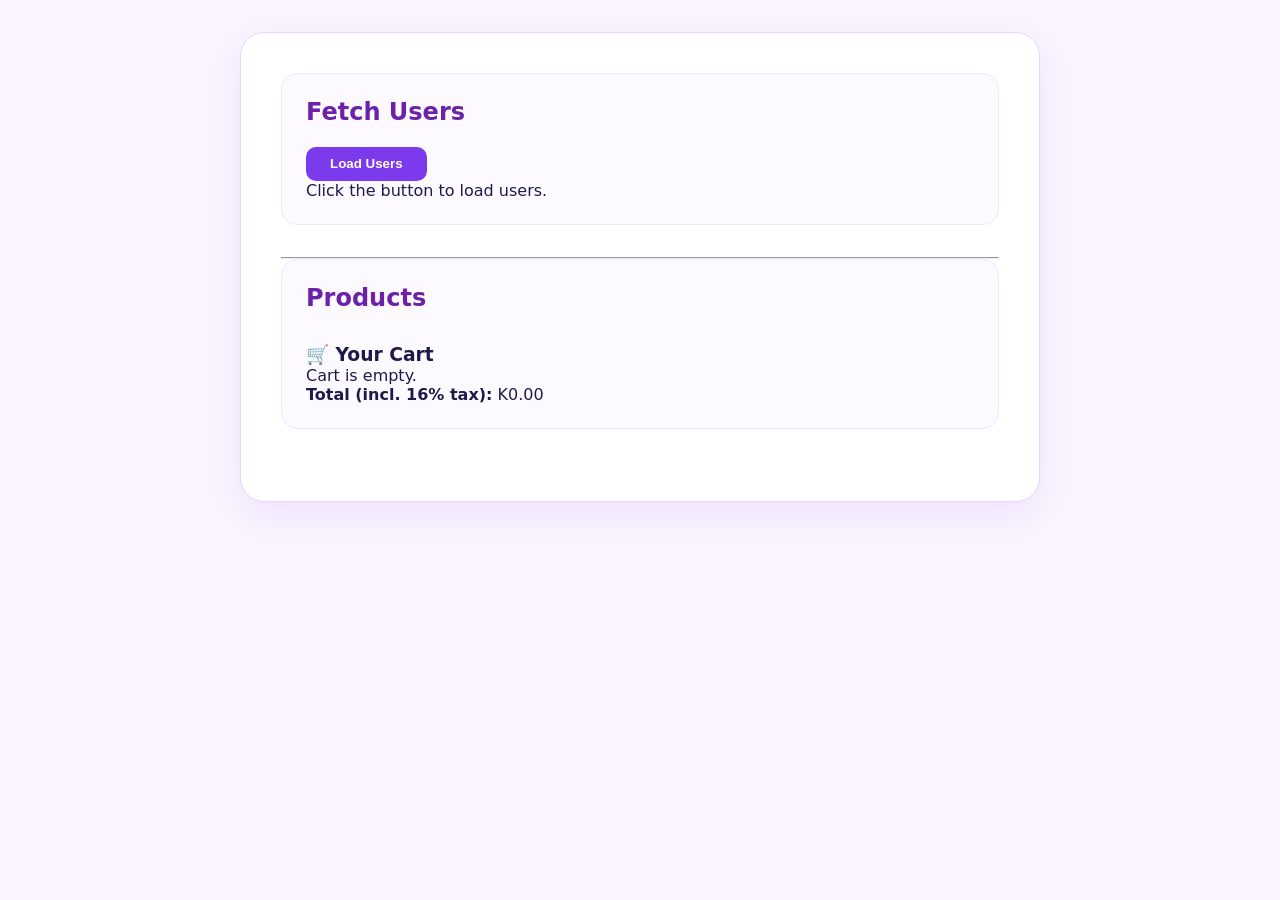
<file: index.html>
<!DOCTYPE html>
<html lang="en">
<head>
    <meta charset="UTF-8" />
    <meta name="viewport" content="width=device-width, initial-scale=1.0" />
    <title>Lab 10 </title>
    <link rel="stylesheet" href="style.css" />
</head>
<body>
    <div class="container">

        <!-- TASK 1 & 4: Fetch Users  -->
        <section>
            <h2> Fetch Users</h2>
            <button id="fetch-btn" class="btn-primary">Load Users</button>
            <div id="user-cards" class="card-grid">
                <p class="placeholder">Click the button to load users.</p>
            </div>
        </section>

        <hr />

        <section>
            <h2> Products</h2>
            <div id="product-list" class="card-grid"></div>

            <h3 style="margin-top: 2rem;">🛒 Your Cart</h3>
            <div id="cart-items">
                <p class="placeholder">Cart is empty.</p>
            </div>
            <p class="total-line">
                <strong>Total (incl. 16% tax):</strong> K<span id="cart-total">0.00</span>
            </p>
        </section>

    </div>
    <script type="module" src="script.js"></script>
</body>
</html>
</file>
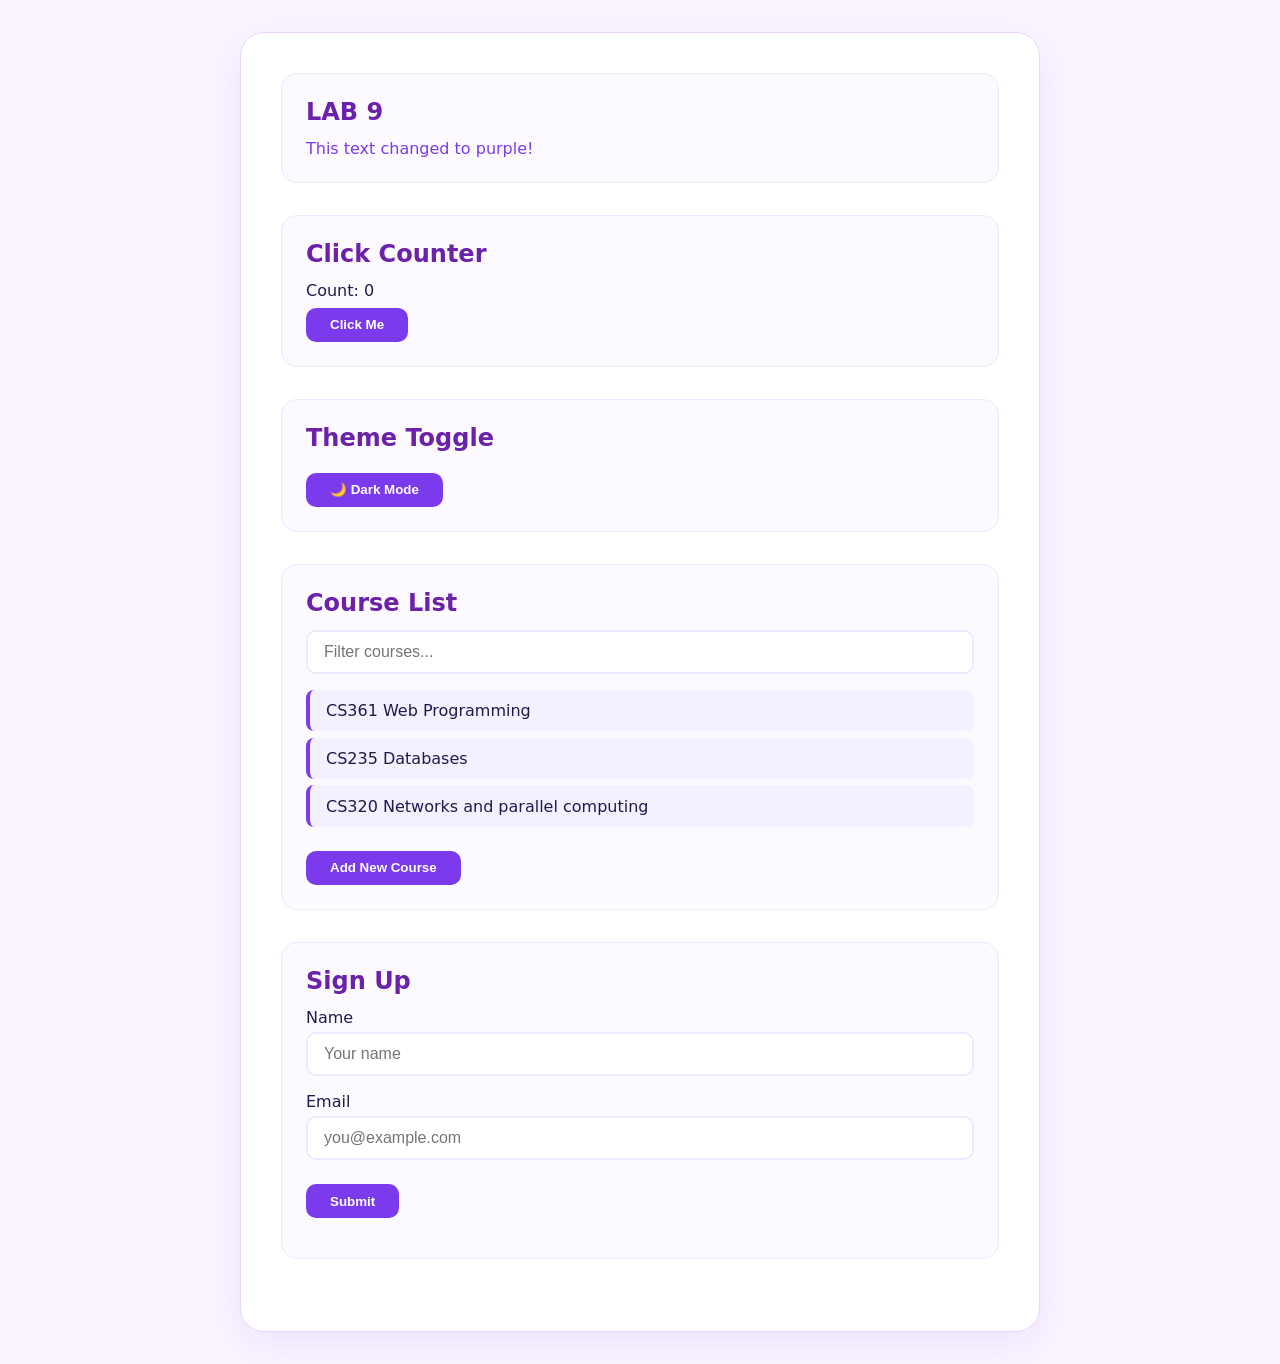
<file: index9.html>
<!DOCTYPE html>
<html lang="en">
<head>
    <meta charset="UTF-8" />
    <meta name="viewport" content="width=device-width, initial-scale=1.0" />
    <title>Lab 9</title>
    <link rel="stylesheet" href="style.css" />
</head>
<body>
    <div class="container">

        <!-- TASK 1: Grab & Change  -->
        <section>
            <h1 id="main-heading">Original Heading</h1>
            <p id="main-paragraph">This text will change color.</p>
        </section>

        <!-- TASK 2: Click Counter  -->
        <section>
            <h2>Click Counter</h2>
            <p>Count: <span id="count-display">0</span></p>
            <button id="count-btn" class="btn-primary">Click Me</button>
        </section>

        <!--  TASK 3: Toggle Theme  -->
        <section>
            <h2>Theme Toggle</h2>
            <button id="theme-btn" class="btn-primary">🌙 Dark Mode</button>
        </section>

        <!-- TASK 4 & 5: List & Live Filter -->
        <section>
            <h2>Course List</h2>
            <input type="text" id="filter-input" placeholder="Filter courses..." />
            <ul id="course-list"></ul>
            <button id="add-course-btn" class="btn-primary">Add New Course</button>
        </section>

        <!--TASK 6: Validate Form  -->
        <section>
            <h2>Sign Up</h2>
            <form id="signup-form">
                <div class="form-group">
                    <label for="name">Name</label>
                    <input type="text" id="name" placeholder="Your name" />
                </div>
                <div class="form-group">
                    <label for="email">Email</label>
                    <input type="email" id="email" placeholder="you@example.com" />
                </div>
                <button type="submit" class="btn-primary">Submit</button>
                <p id="form-message"></p>
            </form>
        </section>

    </div>
    <script src="script.js"></script>
</body>
</html>
</file>
<file: style.css>
* {
    margin: 0;
    padding: 0;
    box-sizing: border-box;
}
body {
    font-family: system-ui, sans-serif;
    background: #faf5ff; /* very light purple */
    color: #1e1b4b;
    padding: 2rem 1rem;
    transition: background 0.3s, color 0.3s;
}

/*  DARK MODE STYLES (Task 3)  */
body.dark {
    background: #1e1b4b; 
    color: #ede9fe;
}
body.dark .container {
    background: #2e2a5e;
    border-color: #5b21b6;
}
body.dark .card,
body.dark section {
    background: #3b3770;
    border-color: #6d28d9;
}
body.dark .btn-primary {
    background: #8b5cf6;
}
body.dark .btn-primary:hover {
    background: #a78bfa;
}
body.dark input {
    background: #4c488a;
    color: #fff;
    border-color: #7c3aed;
}
body.dark input::placeholder {
    color: #c4b5fd;
}
body.dark #course-list li {
    background: #4c488a;
    color: #ede9fe;
}
body.dark .cart-item {
    background: #4c488a;
}
/* Container */
.container {
    max-width: 800px;
    margin: 0 auto;
    background: #ffffff;
    padding: 2.5rem;
    border-radius: 24px;
    border: 1px solid #e9d5ff;
    box-shadow: 0 12px 40px rgba(124, 58, 237, 0.10);
    transition: background 0.3s, border 0.3s;
}
section {
    background: #fcfaff;
    padding: 1.5rem;
    border-radius: 16px;
    margin-bottom: 2rem;
    border: 1px solid #ede9fe;
    transition: background 0.3s, border 0.3s;
}
h1,
h2 {
    color: #6b21a8;
    margin-bottom: 0.8rem;
}
body.dark h1,
body.dark h2 {
    color: #c4b5fd;
}
/* Buttons  */
.btn-primary {
    background: #7c3aed;
    color: #fff;
    border: none;
    padding: 0.6rem 1.5rem;
    border-radius: 10px;
    font-weight: 600;
    cursor: pointer;
    transition: 0.2s;
    margin-top: 0.5rem;
}
.btn-primary:hover {
    background: #5b21b6;
    transform: translateY(-1px);
}
/*  Inputs  */
input[type="text"],
input[type="email"] {
    width: 100%;
    padding: 0.7rem 1rem;
    border: 2px solid #ede9fe;
    border-radius: 10px;
    font-size: 1rem;
    transition: 0.2s;
    background: #fff;
}
input:focus {
    border-color: #7c3aed;
    outline: none;
    box-shadow: 0 0 0 4px rgba(124, 58, 237, 0.15);
}
.form-group {
    margin-bottom: 1rem;
}
.form-group label {
    display: block;
    font-weight: 500;
    margin-bottom: 0.3rem;
}
/* Course List (Task 4 & 5)  */
#course-list {
    list-style: none;
    margin: 1rem 0;
    padding: 0;
}
#course-list li {
    background: #f5f0ff;
    padding: 0.7rem 1rem;
    border-radius: 8px;
    margin-bottom: 0.4rem;
    border-left: 4px solid #7c3aed;
    font-weight: 500;
    transition: 0.2s;
}
/* Form Message (Task 6) */
#form-message {
    margin-top: 1rem;
    font-weight: 600;
}
.error {
    color: #dc2626;
}
.success {
    color: #16a34a;
}
</file>
